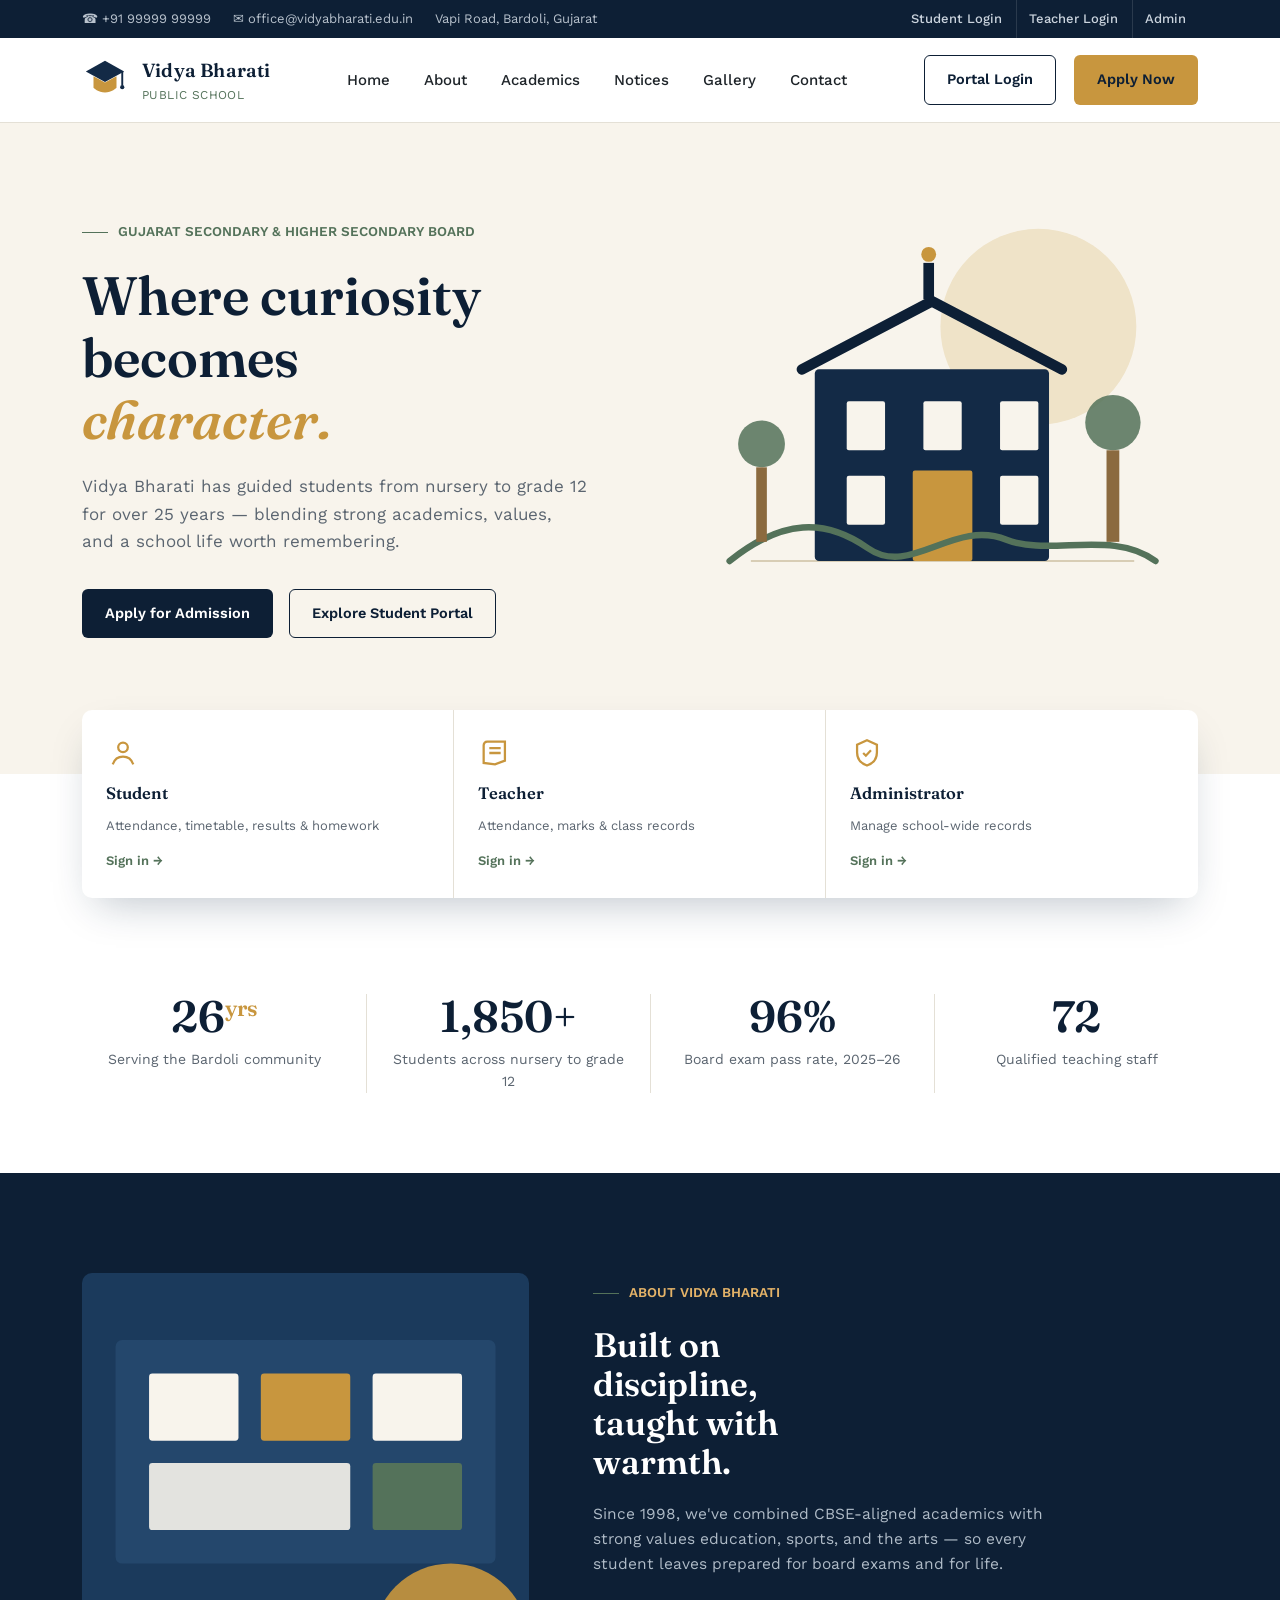
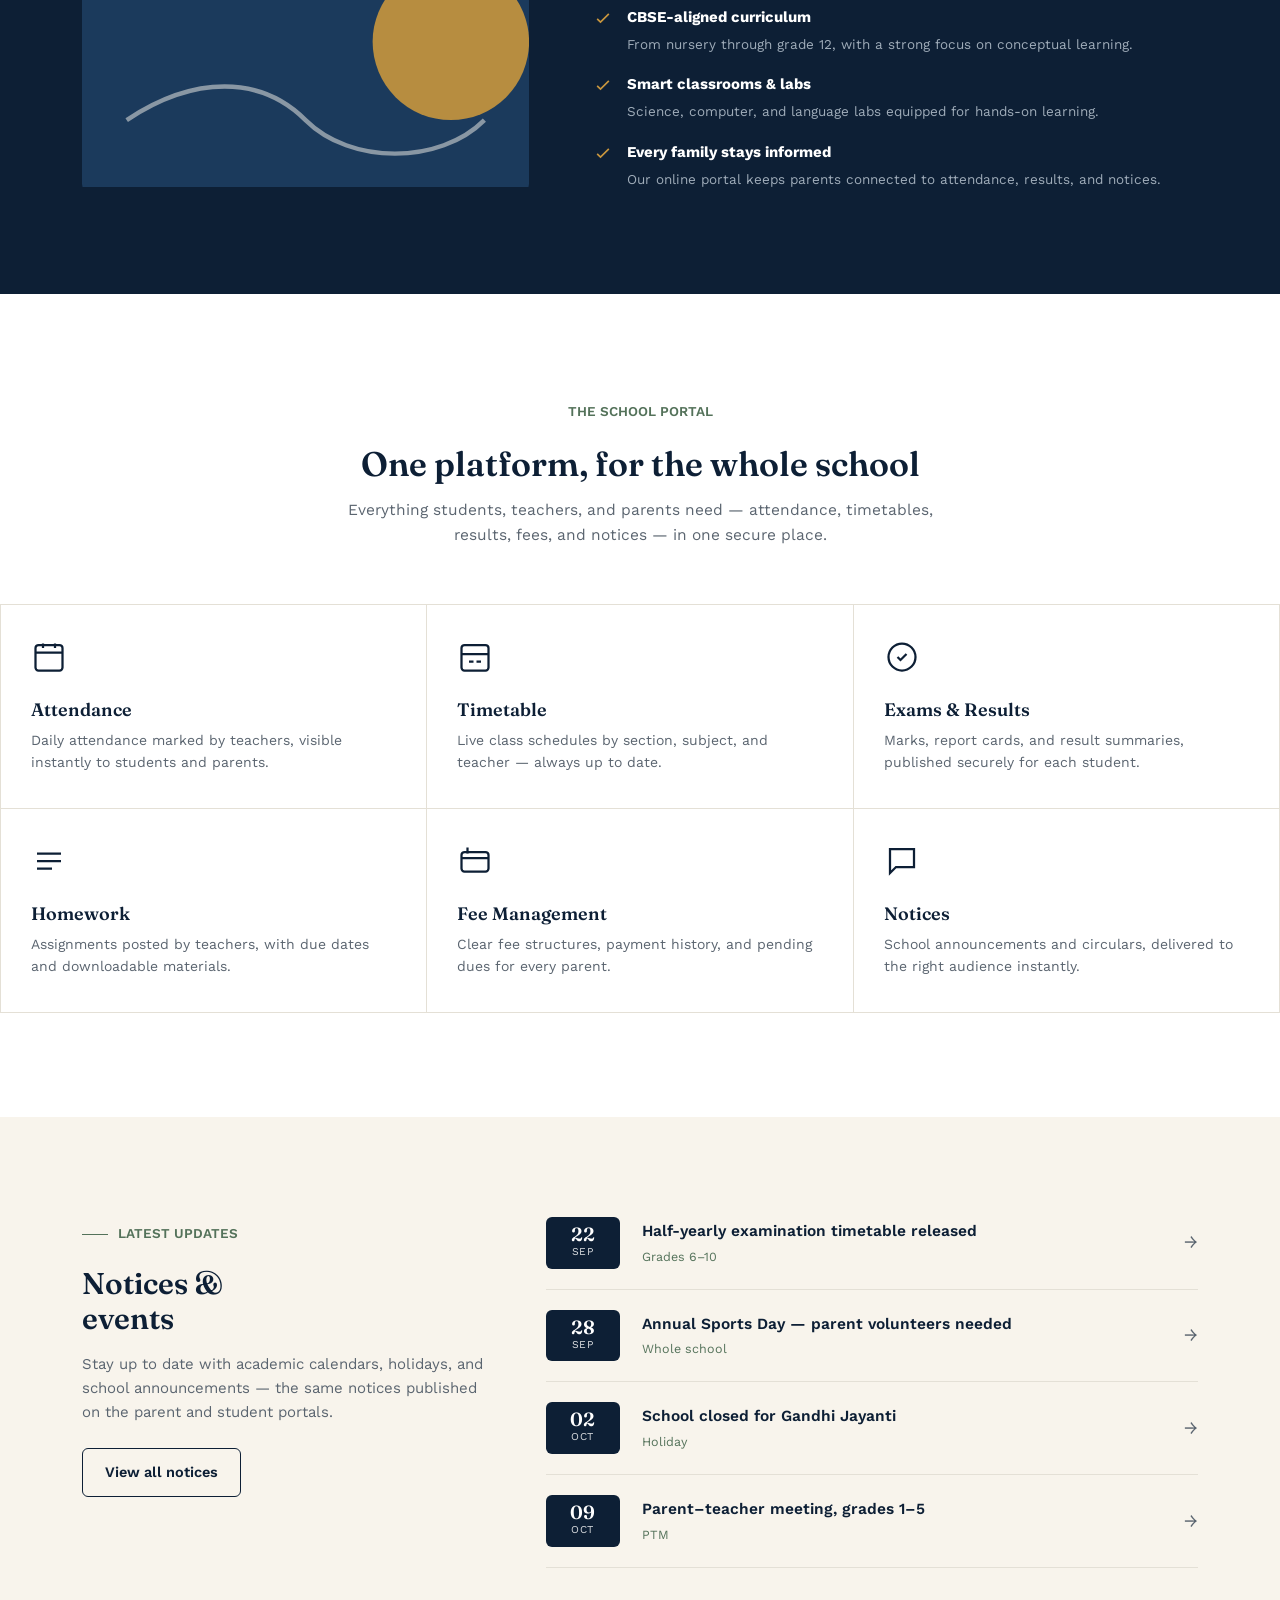
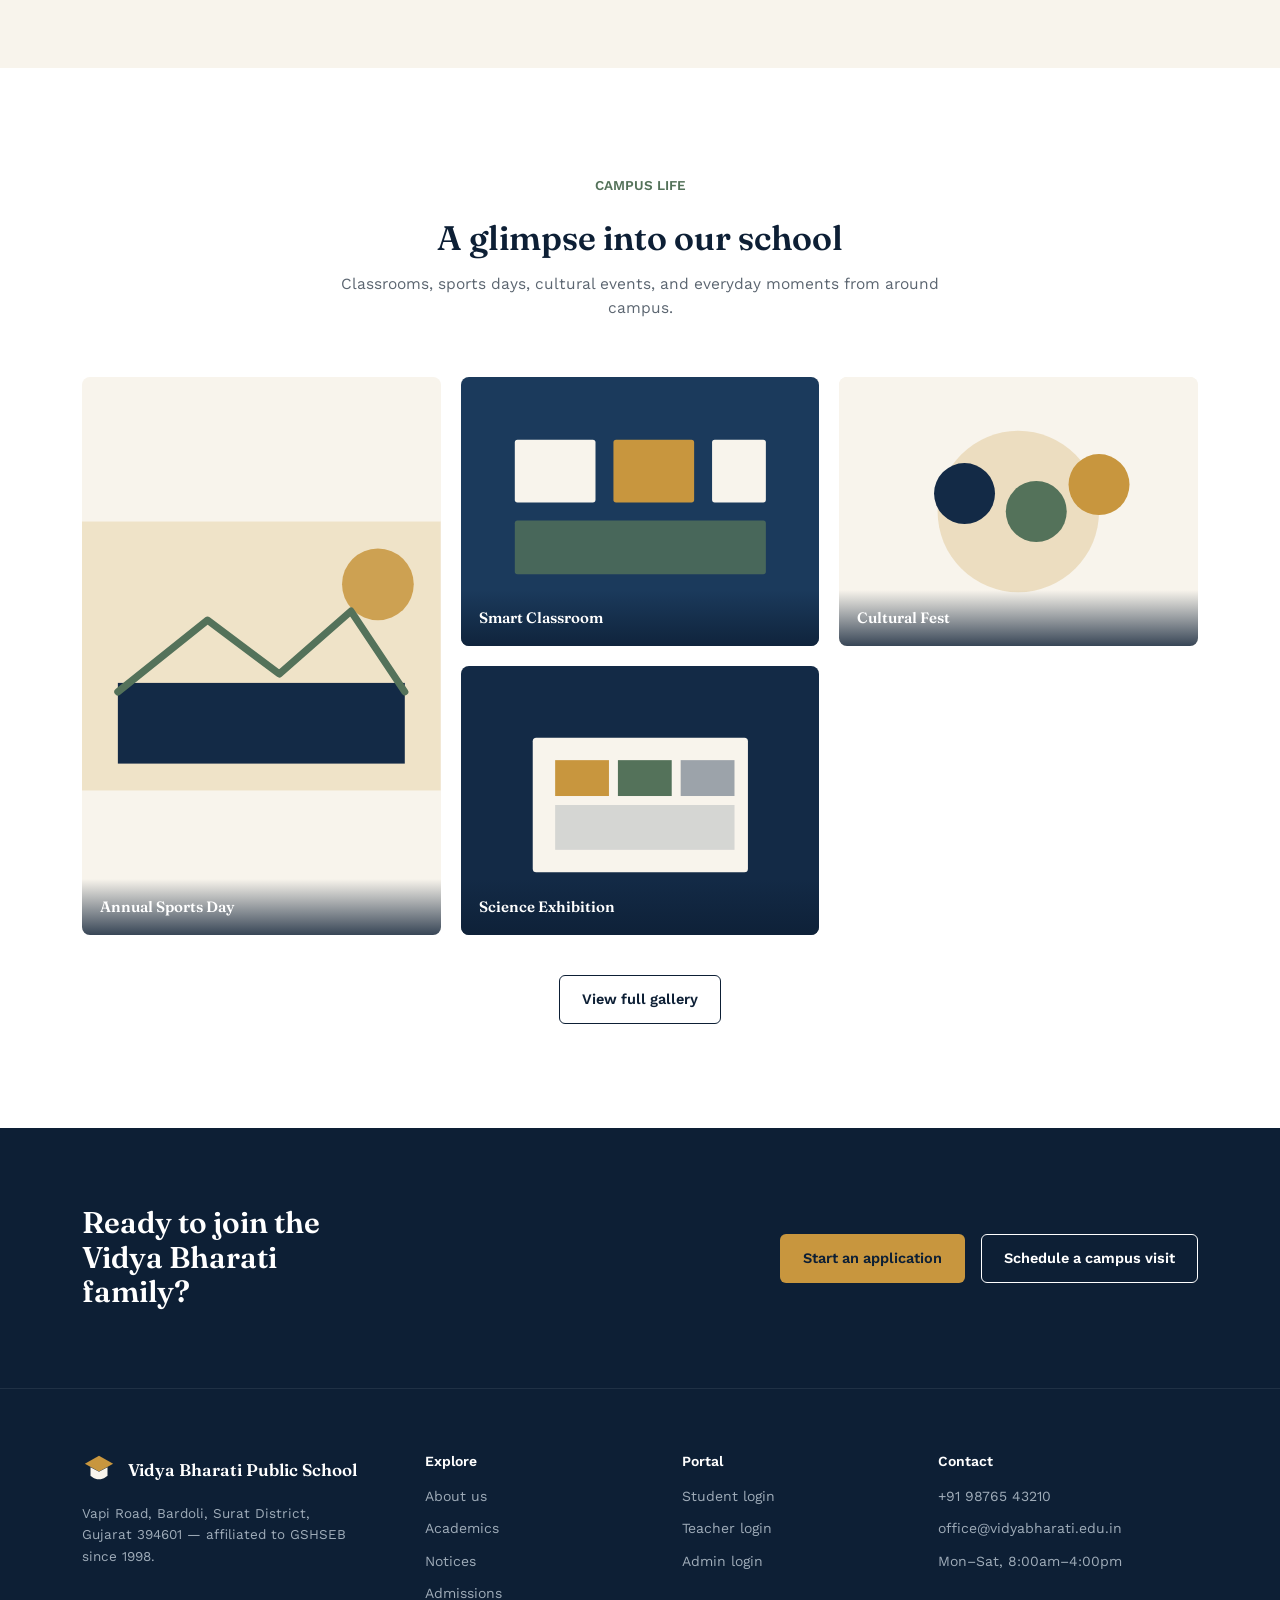
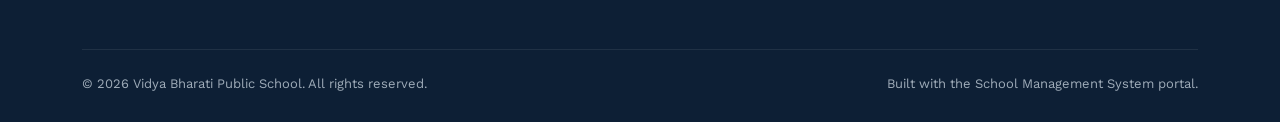
<file: index.html>
<!DOCTYPE html>
<html lang="en">
<head>
<meta charset="UTF-8">
<meta name="viewport" content="width=device-width, initial-scale=1.0">
<title>Vidya Bharati Public School</title>
<link rel="preconnect" href="https://fonts.googleapis.com">
<link rel="preconnect" href="https://fonts.gstatic.com" crossorigin>
<link href="https://fonts.googleapis.com/css2?family=Fraunces:opsz,wght@9..144,400;9..144,500;9..144,600;9..144,700&family=Work+Sans:wght@400;500;600;700&display=swap" rel="stylesheet">
<link rel="stylesheet" href="index.css">
</head>
<body>

  <!-- Utility bar -->
  <div class="utility-bar">
    <div class="wrap">
      <div class="contact-line">
        <span>&#9742; +91 99999 99999</span>
        <span>&#9993; office@vidyabharati.edu.in</span>
        <span>Vapi Road, Bardoli, Gujarat</span>
      </div>
      <div class="portal-links">
        <a href="login.html">Student Login</a>
        <a href="login.html">Teacher Login</a>
        <a href="login.html">Admin</a>
      </div>
    </div>
  </div>

  <!-- Navbar -->
  <header class="navbar">
    <div class="wrap">
      <div class="brand">
        <svg class="brand-mark" viewBox="0 0 48 48" fill="none">
          <path d="M24 4L44 15L24 26L4 15L24 4Z" fill="#132A46"/>
          <path d="M12 20V32C12 32 17 37 24 37C31 37 36 32 36 32V20L24 26.5L12 20Z" fill="#C8963E"/>
          <path d="M42 16V29" stroke="#132A46" stroke-width="2" stroke-linecap="round"/>
          <circle cx="42" cy="31.5" r="2.2" fill="#132A46"/>
        </svg>
        <div class="brand-text">
          <div class="name">Vidya Bharati</div>
          <div class="tagline">PUBLIC SCHOOL </div>
        </div>
      </div>

      <nav class="nav-links" id="navLinks">
        <a href="#home">Home</a>
        <a href="#about">About</a>
        <a href="#academics">Academics</a>
        <a href="#notices">Notices</a>
        <a href="#gallery">Gallery</a>
        <a href="#contact">Contact</a>
        <a href="login.html" class="btn btn-outline nav-drawer-btn">Portal Login</a>
      </nav>

      <div class="nav-cta">
        <a href="login.html" class="btn btn-outline desktop-only">Portal Login</a>
        <a href="#" class="btn btn-gold">Apply Now</a>
        <button class="menu-toggle" id="menuToggle" aria-label="Open menu" aria-expanded="false" aria-controls="navLinks">
          <span></span><span></span><span></span>
        </button>
      </div>
    </div>
  </header>

  <!-- Hero -->
  <section class="hero" id="home">
    <div class="wrap">
      <div>
        <div class="eyebrow">GUJARAT SECONDARY &amp; HIGHER SECONDARY BOARD</div>
        <h1>Where curiosity becomes <em>character.</em></h1>
        <p class="lead">Vidya Bharati has guided students from nursery to grade 12 for over 25 years &mdash; blending strong academics, values, and a school life worth remembering.</p>
        <div class="hero-ctas">
          <a href="#" class="btn btn-primary">Apply for Admission</a>
          <a href="#" class="btn btn-outline">Explore Student Portal</a>
        </div>
      </div>

      <div class="hero-art">
        <svg viewBox="0 0 480 420" fill="none" xmlns="http://www.w3.org/2000/svg">
          <circle cx="330" cy="120" r="92" fill="#EFE3C8"/>
          <path d="M60 340H420" stroke="#D8CDB5" stroke-width="2"/>
          <rect x="120" y="160" width="220" height="180" rx="4" fill="#132A46"/>
          <rect x="150" y="190" width="36" height="46" rx="2" fill="#F8F4EC"/>
          <rect x="222" y="190" width="36" height="46" rx="2" fill="#F8F4EC"/>
          <rect x="294" y="190" width="36" height="46" rx="2" fill="#F8F4EC"/>
          <rect x="150" y="260" width="36" height="46" rx="2" fill="#F8F4EC"/>
          <rect x="294" y="260" width="36" height="46" rx="2" fill="#F8F4EC"/>
          <rect x="212" y="255" width="56" height="85" rx="2" fill="#C8963E"/>
          <path d="M108 160L230 96L352 160" stroke="#0D1F35" stroke-width="10" stroke-linejoin="round" stroke-linecap="round"/>
          <rect x="222" y="60" width="10" height="34" fill="#0D1F35"/>
          <circle cx="227" cy="52" r="7" fill="#C8963E"/>
          <path d="M40 340C90 300 130 300 170 328C210 356 250 300 300 320C340 336 400 310 440 340" stroke="#54725A" stroke-width="6" stroke-linecap="round"/>
          <circle cx="70" cy="230" r="22" fill="#54725A" opacity="0.85"/>
          <rect x="65" y="252" width="10" height="70" fill="#8B6A3F"/>
          <circle cx="400" cy="210" r="26" fill="#54725A" opacity="0.85"/>
          <rect x="394" y="236" width="12" height="86" fill="#8B6A3F"/>
        </svg>
      </div>
    </div>
  </section>

  <!-- Role access strip -->
  <div class="role-strip">
    <div class="role-grid">
      <a class="role-card" href="login.html">
        <svg class="role-icon" viewBox="0 0 24 24" fill="none" stroke="currentColor" stroke-width="1.6"><circle cx="12" cy="8" r="3.4"/><path d="M4.8 20c1.2-3.6 4-5.4 7.2-5.4s6 1.8 7.2 5.4"/></svg>
        <div class="role-title">Student</div>
        <div class="role-sub">Attendance, timetable, results &amp; homework</div>
        <span class="role-go">Sign in &rarr;</span>
      </a>
      <a class="role-card" href="login.html">
        <svg class="role-icon" viewBox="0 0 24 24" fill="none" stroke="currentColor" stroke-width="1.6"><path d="M4 19V6.6C4 5.2 5 4 6.4 4H19v13.4L12 20l-8-1z"/><path d="M8 8.5h8M8 12h8"/></svg>
        <div class="role-title">Teacher</div>
        <div class="role-sub">Attendance, marks &amp; class records</div>
        <span class="role-go">Sign in &rarr;</span>
      </a>
      <a class="role-card" href="login.html">
        <svg class="role-icon" viewBox="0 0 24 24" fill="none" stroke="currentColor" stroke-width="1.6"><path d="M12 3l7 3.2v5.4c0 4.6-3 7.8-7 9.2-4-1.4-7-4.6-7-9.2V6.2L12 3z"/><path d="M9.3 12l1.9 1.9 3.6-3.8"/></svg>
        <div class="role-title">Administrator</div>
        <div class="role-sub">Manage school-wide records</div>
        <span class="role-go">Sign in &rarr;</span>
      </a>
    </div>
  </div>

  <!-- Stats -->
  <section class="stats">
    <div class="wrap">
      <div class="stat-item">
        <div class="stat-num">26<sup>yrs</sup></div>
        <div class="stat-label">Serving the Bardoli community</div>
      </div>
      <div class="stat-item">
        <div class="stat-num">1,850+</div>
        <div class="stat-label">Students across nursery to grade 12</div>
      </div>
      <div class="stat-item">
        <div class="stat-num">96%</div>
        <div class="stat-label">Board exam pass rate, 2025&ndash;26</div>
      </div>
      <div class="stat-item">
        <div class="stat-num">72</div>
        <div class="stat-label">Qualified teaching staff</div>
      </div>
    </div>
  </section>

  <!-- About -->
  <section class="about" id="about">
    <div class="wrap">
      <div class="about-art">
        <svg viewBox="0 0 400 460" width="100%" xmlns="http://www.w3.org/2000/svg">
          <rect width="400" height="460" fill="#1B3A5C"/>
          <rect x="30" y="60" width="340" height="200" rx="6" fill="#24476C"/>
          <rect x="60" y="90" width="80" height="60" rx="3" fill="#F8F4EC"/>
          <rect x="160" y="90" width="80" height="60" rx="3" fill="#C8963E"/>
          <rect x="260" y="90" width="80" height="60" rx="3" fill="#F8F4EC"/>
          <rect x="60" y="170" width="180" height="60" rx="3" fill="#F8F4EC" opacity="0.9"/>
          <rect x="260" y="170" width="80" height="60" rx="3" fill="#54725A"/>
          <circle cx="330" cy="330" r="70" fill="#C8963E" opacity="0.9"/>
          <path d="M40 400c60-40 120-40 160 0s120 40 160 0" stroke="#F8F4EC" stroke-width="4" fill="none" opacity="0.5"/>
        </svg>
      </div>
      <div>
        <div class="eyebrow" style="color:var(--gold-light)">ABOUT VIDYA BHARATI</div>
        <h2>Built on discipline, taught with warmth.</h2>
        <p>Since 1998, we've combined CBSE-aligned academics with strong values education, sports, and the arts &mdash; so every student leaves prepared for board exams and for life.</p>
        <div class="about-points">
          <div class="about-point">
            <svg viewBox="0 0 24 24" fill="none" stroke="currentColor" stroke-width="2"><path d="M5 13l4 4L19 7"/></svg>
            <div><strong>CBSE-aligned curriculum</strong><span>From nursery through grade 12, with a strong focus on conceptual learning.</span></div>
          </div>
          <div class="about-point">
            <svg viewBox="0 0 24 24" fill="none" stroke="currentColor" stroke-width="2"><path d="M5 13l4 4L19 7"/></svg>
            <div><strong>Smart classrooms &amp; labs</strong><span>Science, computer, and language labs equipped for hands-on learning.</span></div>
          </div>
          <div class="about-point">
            <svg viewBox="0 0 24 24" fill="none" stroke="currentColor" stroke-width="2"><path d="M5 13l4 4L19 7"/></svg>
            <div><strong>Every family stays informed</strong><span>Our online portal keeps parents connected to attendance, results, and notices.</span></div>
          </div>
        </div>
      </div>
    </div>
  </section>

  <!-- Features / Portal offerings -->
  <section class="features" id="academics">
    <div class="section-head">
      <div class="eyebrow">THE SCHOOL PORTAL</div>
      <h2>One platform, for the whole school</h2>
      <p>Everything students, teachers, and parents need &mdash; attendance, timetables, results, fees, and notices &mdash; in one secure place.</p>
    </div>
    <div class="feature-grid">
      <div class="feature-card">
        <svg class="f-icon" viewBox="0 0 24 24" fill="none" stroke="currentColor" stroke-width="1.5"><rect x="3" y="4" width="18" height="17" rx="2"/><path d="M3 9h18M8 3v3M16 3v3"/></svg>
        <h3>Attendance</h3>
        <p>Daily attendance marked by teachers, visible instantly to students and parents.</p>
      </div>
      <div class="feature-card">
        <svg class="f-icon" viewBox="0 0 24 24" fill="none" stroke="currentColor" stroke-width="1.5"><rect x="3" y="4" width="18" height="17" rx="2"/><path d="M3 10h18M8 15h3M13 15h3"/></svg>
        <h3>Timetable</h3>
        <p>Live class schedules by section, subject, and teacher &mdash; always up to date.</p>
      </div>
      <div class="feature-card">
        <svg class="f-icon" viewBox="0 0 24 24" fill="none" stroke="currentColor" stroke-width="1.5"><path d="M9 12l2 2 4-4"/><circle cx="12" cy="12" r="9"/></svg>
        <h3>Exams &amp; Results</h3>
        <p>Marks, report cards, and result summaries, published securely for each student.</p>
      </div>
      <div class="feature-card">
        <svg class="f-icon" viewBox="0 0 24 24" fill="none" stroke="currentColor" stroke-width="1.5"><path d="M4 7h16M4 12h16M4 17h10"/></svg>
        <h3>Homework</h3>
        <p>Assignments posted by teachers, with due dates and downloadable materials.</p>
      </div>
      <div class="feature-card">
        <svg class="f-icon" viewBox="0 0 24 24" fill="none" stroke="currentColor" stroke-width="1.5"><rect x="3" y="6" width="18" height="13" rx="2"/><path d="M3 10h18M7 3v4"/></svg>
        <h3>Fee Management</h3>
        <p>Clear fee structures, payment history, and pending dues for every parent.</p>
      </div>
      <div class="feature-card">
        <svg class="f-icon" viewBox="0 0 24 24" fill="none" stroke="currentColor" stroke-width="1.5"><path d="M4 4h16v12H8l-4 4V4z"/></svg>
        <h3>Notices</h3>
        <p>School announcements and circulars, delivered to the right audience instantly.</p>
      </div>
    </div>
  </section>

  <!-- Notices -->
  <section class="notices" id="notices">
    <div class="wrap notice-layout">
      <div>
        <div class="eyebrow">LATEST UPDATES</div>
        <h2>Notices &amp; events</h2>
        <p>Stay up to date with academic calendars, holidays, and school announcements &mdash; the same notices published on the parent and student portals.</p>
        <a href="#" class="btn btn-outline">View all notices</a>
      </div>
      <div class="notice-list">
        <div class="notice-row">
          <div class="notice-date"><div class="d">22</div><div class="m">SEP</div></div>
          <div><div class="notice-title">Half-yearly examination timetable released</div><div class="notice-tag">Grades 6&ndash;10</div></div>
          <div class="notice-arrow">&rarr;</div>
        </div>
        <div class="notice-row">
          <div class="notice-date"><div class="d">28</div><div class="m">SEP</div></div>
          <div><div class="notice-title">Annual Sports Day &mdash; parent volunteers needed</div><div class="notice-tag">Whole school</div></div>
          <div class="notice-arrow">&rarr;</div>
        </div>
        <div class="notice-row">
          <div class="notice-date"><div class="d">02</div><div class="m">OCT</div></div>
          <div><div class="notice-title">School closed for Gandhi Jayanti</div><div class="notice-tag">Holiday</div></div>
          <div class="notice-arrow">&rarr;</div>
        </div>
        <div class="notice-row">
          <div class="notice-date"><div class="d">09</div><div class="m">OCT</div></div>
          <div><div class="notice-title">Parent&ndash;teacher meeting, grades 1&ndash;5</div><div class="notice-tag">PTM</div></div>
          <div class="notice-arrow">&rarr;</div>
        </div>
      </div>
    </div>
  </section>
  <!-- Gallery -->
  <section class="gallery" id="gallery">
    <div class="section-head">
      <div class="eyebrow">CAMPUS LIFE</div>
      <h2>A glimpse into our school</h2>
      <p>Classrooms, sports days, cultural events, and everyday moments from around campus.</p>
    </div>
    <div class="gallery-grid">
      <div class="gallery-item large">
        <svg viewBox="0 0 400 300" xmlns="http://www.w3.org/2000/svg">
          <rect width="400" height="300" fill="#EFE3C8"/>
          <rect x="40" y="180" width="320" height="90" fill="#132A46"/>
          <circle cx="330" cy="70" r="40" fill="#C8963E" opacity="0.85"/>
          <path d="M40 190L140 110L220 170L300 100L360 190" stroke="#54725A" stroke-width="8" fill="none" stroke-linecap="round" stroke-linejoin="round"/>
        </svg>
        <div class="gallery-caption">Annual Sports Day</div>
      </div>
      <div class="gallery-item">
        <svg viewBox="0 0 400 300" xmlns="http://www.w3.org/2000/svg">
          <rect width="400" height="300" fill="#1B3A5C"/>
          <rect x="60" y="70" width="90" height="70" rx="3" fill="#F8F4EC"/>
          <rect x="170" y="70" width="90" height="70" rx="3" fill="#C8963E"/>
          <rect x="280" y="70" width="60" height="70" rx="3" fill="#F8F4EC"/>
          <rect x="60" y="160" width="280" height="60" rx="3" fill="#54725A" opacity="0.8"/>
        </svg>
        <div class="gallery-caption">Smart Classroom</div>
      </div>
      <div class="gallery-item">
        <svg viewBox="0 0 400 300" xmlns="http://www.w3.org/2000/svg">
          <rect width="400" height="300" fill="#F8F4EC"/>
          <circle cx="200" cy="150" r="90" fill="#C8963E" opacity="0.25"/>
          <circle cx="140" cy="130" r="34" fill="#132A46"/>
          <circle cx="220" cy="150" r="34" fill="#54725A"/>
          <circle cx="290" cy="120" r="34" fill="#C8963E"/>
        </svg>
        <div class="gallery-caption">Cultural Fest</div>
      </div>
      <div class="gallery-item">
        <svg viewBox="0 0 400 300" xmlns="http://www.w3.org/2000/svg">
          <rect width="400" height="300" fill="#132A46"/>
          <rect x="80" y="80" width="240" height="150" rx="4" fill="#F8F4EC"/>
          <rect x="105" y="105" width="60" height="40" fill="#C8963E"/>
          <rect x="175" y="105" width="60" height="40" fill="#54725A"/>
          <rect x="245" y="105" width="60" height="40" fill="#132A46" opacity="0.4"/>
          <rect x="105" y="155" width="200" height="50" fill="#132A46" opacity="0.15"/>
        </svg>
        <div class="gallery-caption">Science Exhibition</div>
      </div>
    </div>
    <div class="gallery-cta">
      <a href="#" class="btn btn-outline">View full gallery</a>
    </div>
  </section>
  <!-- CTA -->
  <section class="cta-band" id="contact">
    <div class="wrap">
      <h2>Ready to join the Vidya Bharati family?</h2>
      <div class="cta-actions">
        <a href="#" class="btn btn-gold">Start an application</a>
        <a href="#" class="btn btn-outline" style="border-color:#fff; color:#fff;">Schedule a campus visit</a>
      </div>
    </div>
  </section>

  <!-- Footer -->
  <footer>
    <div class="wrap">
      <div class="footer-grid">
        <div>
          <div class="footer-brand">
            <svg width="34" height="34" viewBox="0 0 48 48" fill="none">
              <path d="M24 4L44 15L24 26L4 15L24 4Z" fill="#C8963E"/>
              <path d="M12 20V32C12 32 17 37 24 37C31 37 36 32 36 32V20L24 26.5L12 20Z" fill="#F8F4EC"/>
            </svg>
            <span class="name">Vidya Bharati Public School</span>
          </div>
          <p style="max-width:34ch; font-size:13.5px;">Vapi Road, Bardoli, Surat District, Gujarat 394601 &mdash; affiliated to GSHSEB since 1998.</p>
        </div>
        <div class="footer-col">
          <h4>Explore</h4>
          <ul>
            <li><a href="#about">About us</a></li>
            <li><a href="#academics">Academics</a></li>
            <li><a href="#notices">Notices</a></li>
            <li><a href="#">Admissions</a></li>
          </ul>
        </div>
        <div class="footer-col">
          <h4>Portal</h4>
          <ul>
            <li><a href="login.html">Student login</a></li>
            <li><a href="login.html">Teacher login</a></li>
            <li><a href="login.html">Admin login</a></li>
          </ul>
        </div>
        <div class="footer-col">
          <h4>Contact</h4>
          <ul>
            <li>+91 98765 43210</li>
            <li>office@vidyabharati.edu.in</li>
            <li>Mon&ndash;Sat, 8:00am&ndash;4:00pm</li>
          </ul>
        </div>
      </div>
      <div class="footer-bottom">
        <span>&copy; 2026 Vidya Bharati Public School. All rights reserved.</span>
        <span>Built with the School Management System portal.</span>
      </div>
    </div>
  </footer>

<script src="index.js"></script>
</body>
</html>
</file>
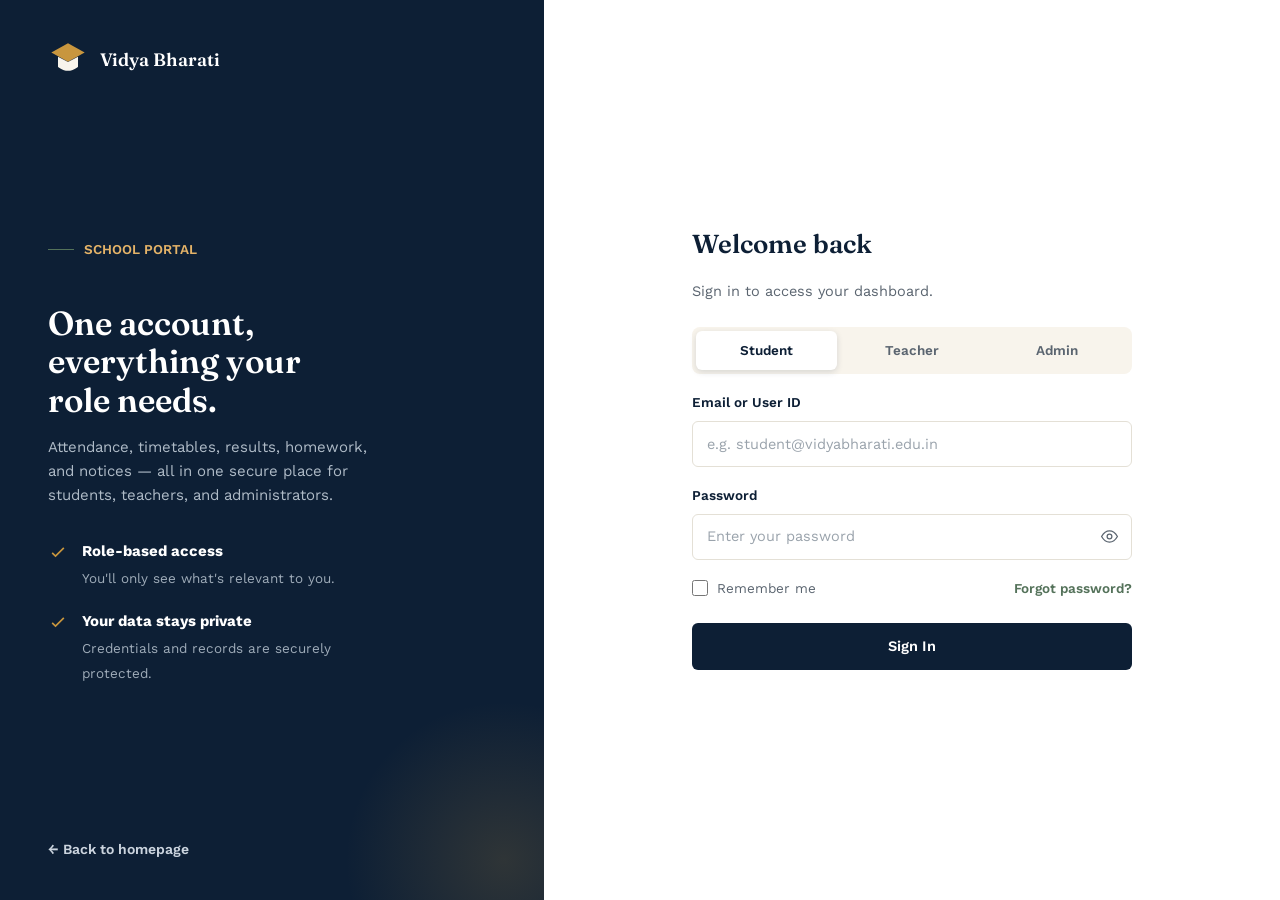
<file: login.html>
<!DOCTYPE html>
<html lang="en">
<head>
<meta charset="UTF-8">
<meta name="viewport" content="width=device-width, initial-scale=1.0">
<title>Sign In &mdash; Vidya Bharati Public School</title>
<link rel="preconnect" href="https://fonts.googleapis.com">
<link rel="preconnect" href="https://fonts.gstatic.com" crossorigin>
<link href="https://fonts.googleapis.com/css2?family=Fraunces:opsz,wght@9..144,400;9..144,500;9..144,600;9..144,700&family=Work+Sans:wght@400;500;600;700&display=swap" rel="stylesheet">
<link rel="stylesheet" href="login.css">
</head>
<body class="auth-body">

  <div class="auth-page">

    <!-- Left brand panel -->
    <div class="auth-side">
      <a href="index.html" class="auth-brand">
        <svg width="40" height="40" viewBox="0 0 48 48" fill="none">
          <path d="M24 4L44 15L24 26L4 15L24 4Z" fill="#C8963E"/>
          <path d="M12 20V32C12 32 17 37 24 37C31 37 36 32 36 32V20L24 26.5L12 20Z" fill="#F8F4EC"/>
        </svg>
        <span>Vidya Bharati</span>
      </a>

      <div class="auth-side-content">
        <div class="eyebrow" style="color:var(--gold-light)">SCHOOL PORTAL</div>
        <h1>One account, everything your role needs.</h1>
        <p>Attendance, timetables, results, homework, and notices &mdash; all in one secure place for students, teachers, and administrators.</p>

        <div class="auth-side-points">
          <div class="about-point">
            <svg viewBox="0 0 24 24" fill="none" stroke="currentColor" stroke-width="2"><path d="M5 13l4 4L19 7"/></svg>
            <div><strong>Role-based access</strong><span>You'll only see what's relevant to you.</span></div>
          </div>
          <div class="about-point">
            <svg viewBox="0 0 24 24" fill="none" stroke="currentColor" stroke-width="2"><path d="M5 13l4 4L19 7"/></svg>
            <div><strong>Your data stays private</strong><span>Credentials and records are securely protected.</span></div>
          </div>
        </div>
      </div>

      <a href="index.html" class="auth-back">&larr; Back to homepage</a>
    </div>

    <!-- Right form panel -->
    <div class="auth-main">
      <div class="auth-card">

        <!-- LOGIN FORM -->
        <form class="auth-form active" id="loginForm" action="backend/login_process.php" method="POST">
          <h2>Welcome back</h2>
          <p class="auth-sub">Sign in to access your dashboard.</p>

          <div class="role-select" role="group" aria-label="Select your role">
            <input type="radio" name="role" value="student" id="loginRoleStudent" checked>
            <label for="loginRoleStudent">Student</label>
            <input type="radio" name="role" value="teacher" id="loginRoleTeacher">
            <label for="loginRoleTeacher">Teacher</label>
            <input type="radio" name="role" value="admin" id="loginRoleAdmin">
            <label for="loginRoleAdmin">Admin</label>
          </div>

          <div class="field">
            <label for="loginId">Email or User ID</label>
           <input type="text" id="loginId" name="email" placeholder="e.g. student@vidyabharati.edu.in" required>
          </div>

          <div class="field">
            <label for="loginPassword">Password</label>
            <div class="password-wrap">
              <input type="password" id="loginPassword" name="password" placeholder="Enter your password" required>
              <button type="button" class="pw-toggle" data-target="loginPassword" aria-label="Show password">
                <svg viewBox="0 0 24 24" fill="none" stroke="currentColor" stroke-width="1.6"><path d="M2 12s4-7 10-7 10 7 10 7-4 7-10 7-10-7-10-7z"/><circle cx="12" cy="12" r="3"/></svg>
              </button>
            </div>
          </div>

          <div class="field-row">
            <label class="checkbox">
              <input type="checkbox" id="remember">
              <span>Remember me</span>
            </label>
            <a href="#" class="link-muted">Forgot password?</a>
          </div>

          <button type="submit" class="btn btn-primary auth-submit">Sign In</button>
        </form>

      </div>
    </div>
  </div>

<script src="login.js"></script>
</body>
</html>
</file>
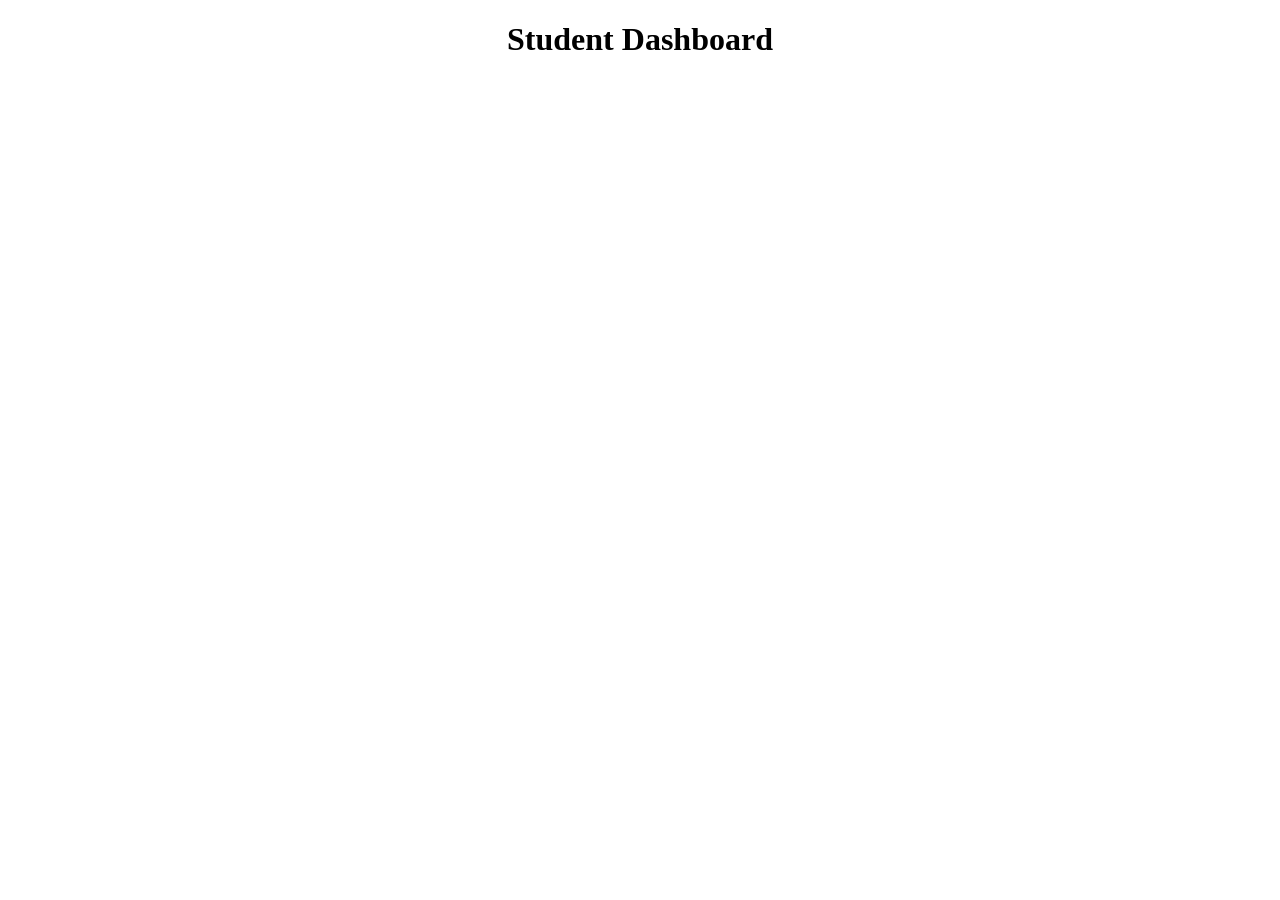
<file: student-dashboard.html>
<!DOCTYPE html>
<html lang="en">
<head>
    <meta charset="UTF-8">
    <meta name="viewport" content="width=device-width, initial-scale=1.0">
    <title>Document</title>
</head>
<body>
    <center><h1>Student Dashboard</h1></center>
</body>
</html>
</file>
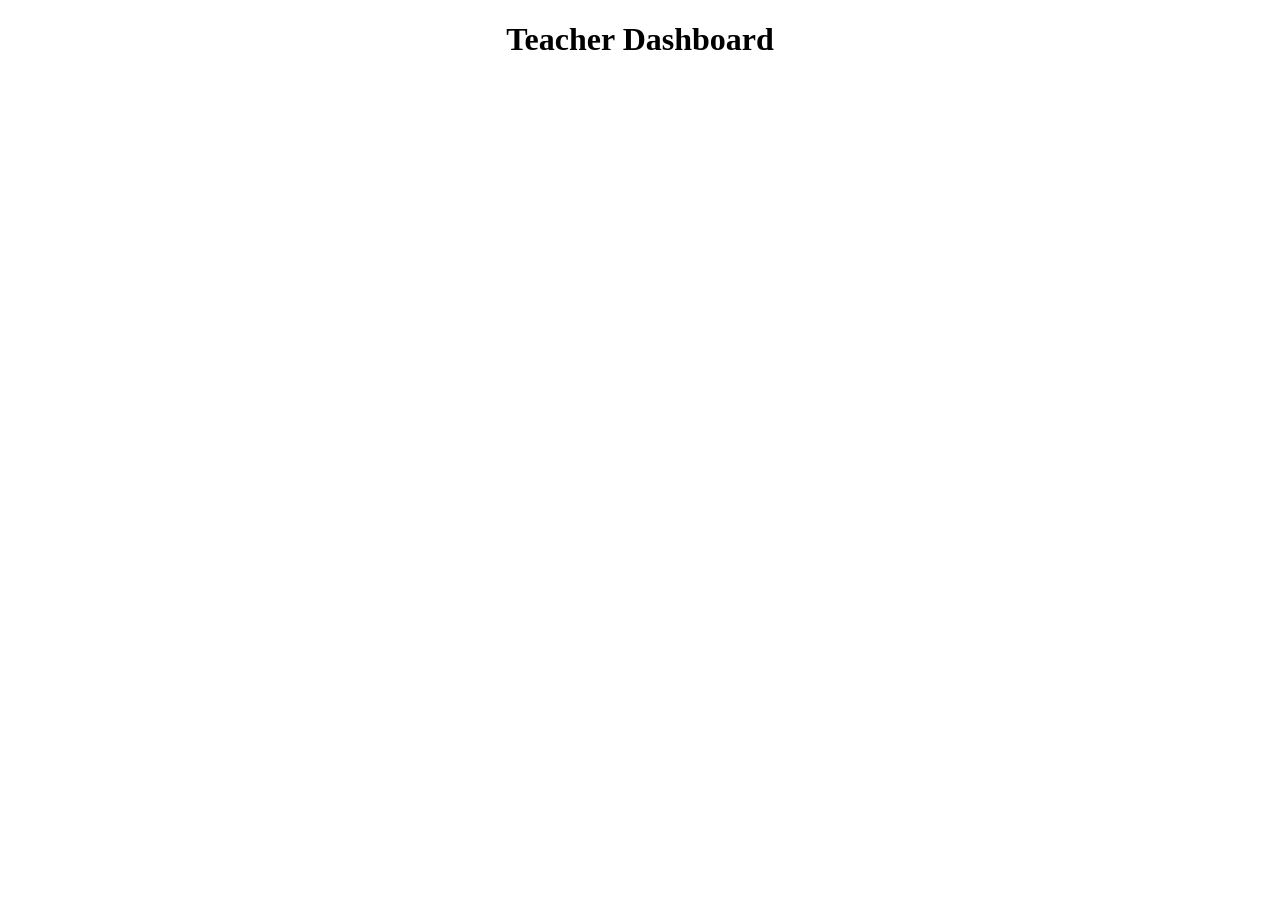
<file: teacher-dashboard.html>
<!DOCTYPE html>
<html lang="en">
<head>
    <meta charset="UTF-8">
    <meta name="viewport" content="width=device-width, initial-scale=1.0">
    <title>Document</title>
</head>
<body>
    <center><h1>Teacher Dashboard</h1></center>
</body>
</html>
</file>
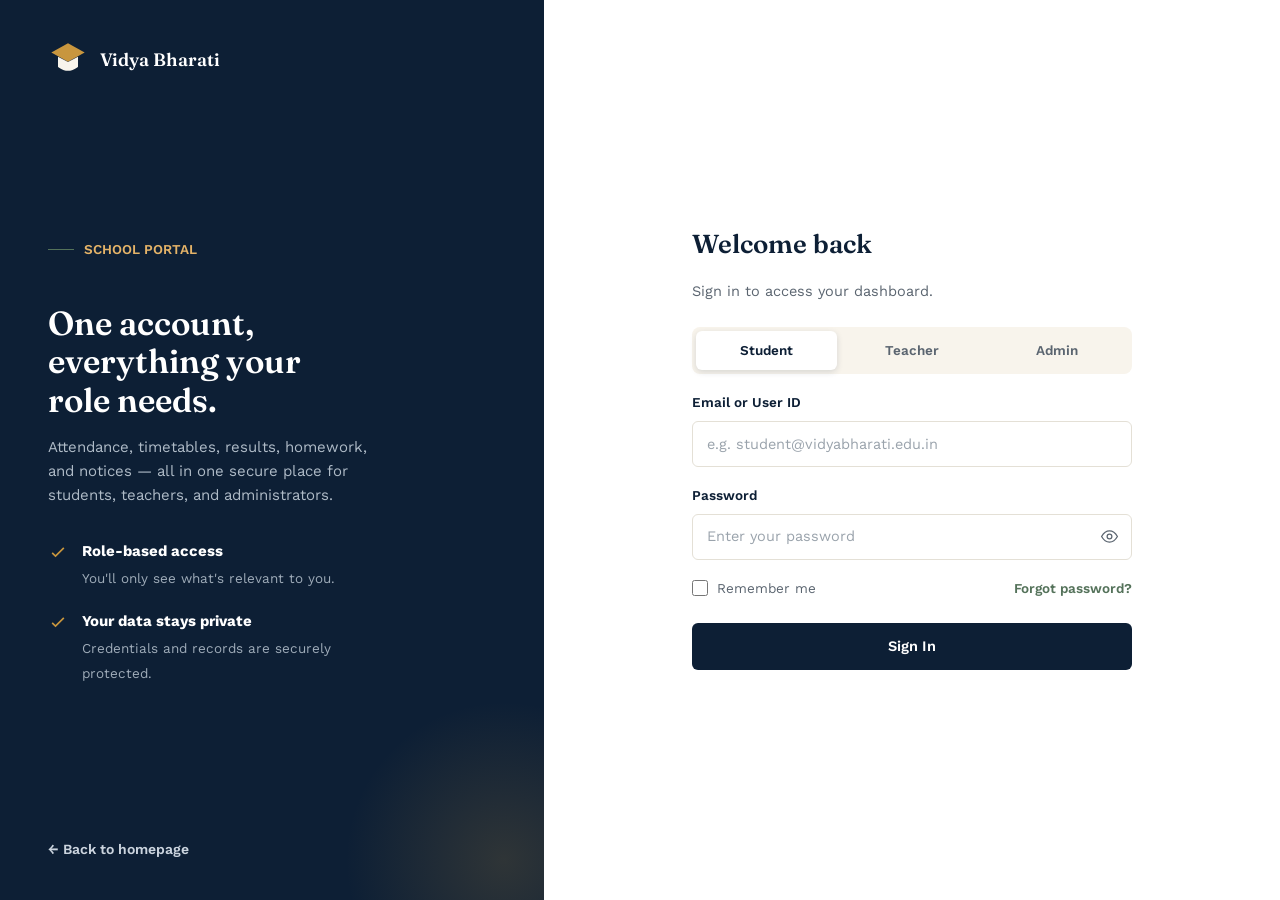
<file: frontend/login.html>
<!DOCTYPE html>
<html lang="en">
<head>
<meta charset="UTF-8">
<meta name="viewport" content="width=device-width, initial-scale=1.0">
<title>Sign In &mdash; Vidya Bharati Public School</title>
<link rel="preconnect" href="https://fonts.googleapis.com">
<link rel="preconnect" href="https://fonts.gstatic.com" crossorigin>
<link href="https://fonts.googleapis.com/css2?family=Fraunces:opsz,wght@9..144,400;9..144,500;9..144,600;9..144,700&family=Work+Sans:wght@400;500;600;700&display=swap" rel="stylesheet">
<link rel="stylesheet" href="login.css">
</head>
<body class="auth-body">

  <div class="auth-page">

    <!-- Left brand panel -->
    <div class="auth-side">
      <a href="index.html" class="auth-brand">
        <svg width="40" height="40" viewBox="0 0 48 48" fill="none">
          <path d="M24 4L44 15L24 26L4 15L24 4Z" fill="#C8963E"/>
          <path d="M12 20V32C12 32 17 37 24 37C31 37 36 32 36 32V20L24 26.5L12 20Z" fill="#F8F4EC"/>
        </svg>
        <span>Vidya Bharati</span>
      </a>

      <div class="auth-side-content">
        <div class="eyebrow" style="color:var(--gold-light)">SCHOOL PORTAL</div>
        <h1>One account, everything your role needs.</h1>
        <p>Attendance, timetables, results, homework, and notices &mdash; all in one secure place for students, teachers, and administrators.</p>

        <div class="auth-side-points">
          <div class="about-point">
            <svg viewBox="0 0 24 24" fill="none" stroke="currentColor" stroke-width="2"><path d="M5 13l4 4L19 7"/></svg>
            <div><strong>Role-based access</strong><span>You'll only see what's relevant to you.</span></div>
          </div>
          <div class="about-point">
            <svg viewBox="0 0 24 24" fill="none" stroke="currentColor" stroke-width="2"><path d="M5 13l4 4L19 7"/></svg>
            <div><strong>Your data stays private</strong><span>Credentials and records are securely protected.</span></div>
          </div>
        </div>
      </div>

      <a href="index.html" class="auth-back">&larr; Back to homepage</a>
    </div>

    <!-- Right form panel -->
    <div class="auth-main">
      <div class="auth-card">

        <!-- LOGIN FORM -->
        <form class="auth-form active" id="loginForm" action="../backend/login_process.php" method="POST">
          <h2>Welcome back</h2>
          <p class="auth-sub">Sign in to access your dashboard.</p>

          <div class="role-select" role="group" aria-label="Select your role">
            <input type="radio" name="role" value="student" id="loginRoleStudent" checked>
            <label for="loginRoleStudent">Student</label>
            <input type="radio" name="role" value="teacher" id="loginRoleTeacher">
            <label for="loginRoleTeacher">Teacher</label>
            <input type="radio" name="role" value="admin" id="loginRoleAdmin">
            <label for="loginRoleAdmin">Admin</label>
          </div>

          <div class="field">
            <label for="loginId">Email or User ID</label>
           <input type="text" id="loginId" name="email" placeholder="e.g. student@vidyabharati.edu.in" required>
          </div>

          <div class="field">
            <label for="loginPassword">Password</label>
            <div class="password-wrap">
              <input type="password" id="loginPassword" name="password" placeholder="Enter your password" required>
              <button type="button" class="pw-toggle" data-target="loginPassword" aria-label="Show password">
                <svg viewBox="0 0 24 24" fill="none" stroke="currentColor" stroke-width="1.6"><path d="M2 12s4-7 10-7 10 7 10 7-4 7-10 7-10-7-10-7z"/><circle cx="12" cy="12" r="3"/></svg>
              </button>
            </div>
          </div>

          <div class="field-row">
            <label class="checkbox">
              <input type="checkbox" id="remember">
              <span>Remember me</span>
            </label>
            <a href="#" class="link-muted">Forgot password?</a>
          </div>

          <button type="submit" class="btn btn-primary auth-submit">Sign In</button>
        </form>

      </div>
    </div>
  </div>

<script src="login.js"></script>
</body>
</html>
</file>
<file: index.css>
:root{
    --navy:#132A46;
    --navy-deep:#0D1F35;
    --gold:#C8963E;
    --gold-light:#E4B368;
    --sage:#54725A;
    --paper:#FFFFFF;
    --cream:#F8F4EC;
    --ink:#1E2429;
    --ink-soft:#5B6570;
    --line:#E4E0D6;
    --radius:6px;
    --maxw:1180px;
  }

  *{margin:0;padding:0;box-sizing:border-box;}
  html{scroll-behavior:smooth;}
  body{
    font-family:'Work Sans', sans-serif;
    color:var(--ink);
    background:var(--paper);
    line-height:1.6;
    -webkit-font-smoothing:antialiased;
  }
  h1,h2,h3,h4{
    font-family:'Fraunces', serif;
    font-weight:600;
    line-height:1.15;
    color:var(--navy-deep);
  }
  a{color:inherit; text-decoration:none;}
  img{max-width:100%; display:block;}
  .wrap{max-width:var(--maxw); margin:0 auto; padding:0 32px;}
  ul{list-style:none;}
  button{font-family:inherit; cursor:pointer;}

  /* -------- focus visibility -------- */
  a:focus-visible, button:focus-visible{
    outline:2px solid var(--gold);
    outline-offset:3px;
  }

  /* -------- buttons (shared component) -------- */
  .btn{
    display:inline-flex;
    align-items:center;
    gap:8px;
    padding:12px 22px;
    border-radius:var(--radius);
    font-size:14.5px;
    font-weight:600;
    border:1.5px solid transparent;
    transition:transform .15s ease, background .15s ease, border-color .15s ease;
    white-space:nowrap;
  }
  .btn-primary{
    background:var(--navy-deep);
    color:#fff;
  }
  .btn-primary:hover{background:var(--navy); transform:translateY(-1px);}
  .btn-gold{
    background:var(--gold);
    color:var(--navy-deep);
  }
  .btn-gold:hover{background:var(--gold-light); transform:translateY(-1px);}
  .btn-outline{
    border-color:var(--navy-deep);
    color:var(--navy-deep);
    background:transparent;
  }
  .btn-outline:hover{background:var(--navy-deep); color:#fff;}

  /* -------- utility bar -------- */
  .utility-bar{
    background:var(--navy-deep);
    color:#CBD4DE;
    font-size:13px;
  }
  .utility-bar .wrap{
    display:flex;
    justify-content:space-between;
    align-items:center;
    height:38px;
  }
  .utility-bar .contact-line{display:flex; gap:22px;}
  .utility-bar .contact-line span{opacity:.9;}
  .utility-bar .portal-links{display:flex; gap:2px;}
  .utility-bar .portal-links a{
    padding:9px 12px;
    color:#CBD4DE;
    border-left:1px solid rgba(255,255,255,.12);
    font-weight:500;
    transition:color .15s ease;
  }
  .utility-bar .portal-links a:first-child{border-left:none;}
  .utility-bar .portal-links a:hover{color:var(--gold-light);}

  /* -------- main nav -------- */
  .navbar{
    background:var(--paper);
    border-bottom:1px solid var(--line);
    position:sticky; top:0; z-index:50;
  }
  .navbar .wrap{
    display:flex;
    align-items:center;
    justify-content:space-between;
    height:84px;
  }
  .brand{display:flex; align-items:center; gap:14px;}
  .brand-mark{
    width:46px; height:46px; flex-shrink:0;
  }
  .brand-text .name{
    font-family:'Fraunces', serif;
    font-size:19px;
    font-weight:600;
    color:var(--navy-deep);
    letter-spacing:.2px;
  }
  .brand-text .tagline{
    font-size:12px;
    color:var(--sage);
    letter-spacing:.4px;
  }
  .nav-links{
    display:flex;
    gap:34px;
    font-size:15px;
    font-weight:500;
  }
  .nav-links a{
    color:var(--ink);
    position:relative;
    padding:4px 0;
    transition:color .15s ease;
  }
  .nav-links a::after{
    content:"";
    position:absolute; left:0; bottom:-2px;
    width:0; height:2px;
    background:var(--gold);
    transition:width .2s ease;
  }
  .nav-links a:hover{color:var(--navy-deep);}
  .nav-links a:hover::after{width:100%;}

  .nav-cta{
    display:flex; align-items:center; gap:18px;
  }

  .menu-toggle{
    display:none;
    background:none; border:none;
    width:32px; height:24px;
    position:relative;
    flex-shrink:0;
  }
  .menu-toggle span{
    position:absolute; left:0; right:0; height:2px;
    background:var(--navy-deep); transition:transform .2s ease, opacity .2s ease, top .2s ease;
  }
  .menu-toggle span:nth-child(1){top:0;}
  .menu-toggle span:nth-child(2){top:11px;}
  .menu-toggle span:nth-child(3){top:22px;}
  .menu-toggle.active span:nth-child(1){top:11px; transform:rotate(45deg);}
  .menu-toggle.active span:nth-child(2){opacity:0;}
  .menu-toggle.active span:nth-child(3){top:11px; transform:rotate(-135deg);}

  .nav-drawer-btn{display:none;}

  /* -------- hero -------- */
  .hero{
    background:var(--cream);
    position:relative;
    overflow:hidden;
    padding-top:76px;
    padding-bottom:120px;
  }
  .hero .wrap{
    display:grid;
    grid-template-columns:1.05fr .95fr;
    gap:40px;
    align-items:center;
  }
  .eyebrow{
    display:inline-flex;
    align-items:center;
    gap:10px;
    font-size:13.5px;
    font-weight:600;
    color:var(--sage);
    margin-bottom:22px;
  }
  .eyebrow::before{
    content:"";
    width:26px; height:1px;
    background:var(--sage);
  }
  .hero h1{
    font-size:clamp(34px, 4.4vw, 54px);
    max-width:12ch;
    margin-bottom:22px;
  }
  .hero h1 em{
    font-style:italic;
    color:var(--gold);
  }
  .hero p.lead{
    font-size:17px;
    color:var(--ink-soft);
    max-width:46ch;
    margin-bottom:34px;
  }
  .hero-ctas{display:flex; gap:16px; flex-wrap:wrap;}

  .hero-art{position:relative;}
  .hero-art svg{width:100%; height:auto;}

  /* role access strip - overlaps hero bottom */
  .role-strip{
    max-width:var(--maxw);
    margin:0 auto;
    padding:0 32px;
    position:relative;
    margin-top:-64px;
  }
  .role-grid{
    background:var(--paper);
    border-radius:10px;
    box-shadow:0 18px 40px -14px rgba(19,42,70,.28);
    display:grid;
    grid-template-columns:repeat(3,1fr);
  }
  .role-card{
    padding:26px 24px;
    border-right:1px solid var(--line);
    display:flex;
    flex-direction:column;
    gap:10px;
    transition:background .15s ease;
  }
  .role-card:last-child{border-right:none;}
  .role-card:hover{background:var(--cream);}
  .role-card .role-icon{
    width:34px; height:34px;
    color:var(--gold);
  }
  .role-card .role-title{
    font-family:'Fraunces', serif;
    font-size:16.5px;
    font-weight:600;
    color:var(--navy-deep);
  }
  .role-card .role-sub{
    font-size:13px;
    color:var(--ink-soft);
  }
  .role-card .role-go{
    margin-top:4px;
    font-size:13px;
    font-weight:600;
    color:var(--sage);
    display:flex; align-items:center; gap:6px;
  }

  /* -------- stats -------- */
  .stats{
    padding:96px 0 80px;
  }
  .stats .wrap{
    display:grid;
    grid-template-columns:repeat(4,1fr);
    gap:20px;
  }
  .stat-item{
    text-align:center;
    border-left:1px solid var(--line);
    padding-left:20px;
  }
  .stat-item:first-child{border-left:none; padding-left:0;}
  .stat-num{
    font-family:'Fraunces', serif;
    font-size:44px;
    font-weight:600;
    color:var(--navy-deep);
    line-height:1;
  }
  .stat-num sup{
    font-size:22px;
    color:var(--gold);
    top:-.6em;
  }
  .stat-label{
    margin-top:10px;
    font-size:14px;
    color:var(--ink-soft);
  }

  /* -------- about -------- */
  .about{
    background:var(--navy-deep);
    color:#DDE3EA;
    padding:100px 0;
  }
  .about .wrap{
    display:grid;
    grid-template-columns:.85fr 1.15fr;
    gap:64px;
    align-items:center;
  }
  .about h2{color:#fff; font-size:34px; margin-bottom:20px; max-width:11ch;}
  .about p{color:#AFBBC7; max-width:48ch; margin-bottom:22px; font-size:15.5px;}
  .about-points{display:grid; gap:16px; margin-top:28px;}
  .about-point{display:flex; gap:14px; align-items:flex-start;}
  .about-point svg{width:20px; height:20px; flex-shrink:0; color:var(--gold); margin-top:3px;}
  .about-point div strong{display:block; color:#fff; font-size:15px; margin-bottom:2px;}
  .about-point div span{font-size:13.5px; color:#9FACB9;}
  .about-art{border-radius:10px; overflow:hidden;}

  /* -------- features / portal offerings -------- */
  .features{padding:104px 0;}
  .section-head{
    max-width:600px;
    margin:0 auto 56px;
    text-align:center;
  }
  .section-head .eyebrow{justify-content:center;}
  .section-head .eyebrow::before{display:none;}
  .section-head h2{font-size:34px;}
  .section-head p{color:var(--ink-soft); margin-top:14px; font-size:15.5px;}

  .feature-grid{
    display:grid;
    grid-template-columns:repeat(3,1fr);
    gap:1px;
    background:var(--line);
    border:1px solid var(--line);
  }
  .feature-card{
    background:var(--paper);
    padding:34px 30px;
  }
  .feature-card .f-icon{
    width:36px; height:36px;
    color:var(--navy-deep);
    margin-bottom:18px;
  }
  .feature-card h3{
    font-size:18px;
    margin-bottom:8px;
  }
  .feature-card p{
    font-size:14px;
    color:var(--ink-soft);
  }

  /* -------- notices -------- */
  .notices{
    background:var(--cream);
    padding:100px 0;
  }
  .notice-layout{
    display:grid;
    grid-template-columns:1fr 1.6fr;
    gap:56px;
  }
  .notice-layout h2{font-size:30px; max-width:9ch; margin-bottom:16px;}
  .notice-layout > div:first-child p{color:var(--ink-soft); font-size:15px; margin-bottom:24px;}

  .notice-list{display:flex; flex-direction:column;}
  .notice-row{
    display:grid;
    grid-template-columns:74px 1fr auto;
    gap:22px;
    align-items:center;
    padding:20px 0;
    border-bottom:1px solid var(--line);
  }
  .notice-row:first-child{padding-top:0;}
  .notice-date{
    background:var(--navy-deep);
    color:#fff;
    text-align:center;
    padding:8px 4px;
    border-radius:6px;
  }
  .notice-date .d{font-family:'Fraunces',serif; font-size:19px; font-weight:600; line-height:1;}
  .notice-date .m{font-size:10.5px; letter-spacing:.5px; opacity:.85;}
  .notice-title{font-size:15.5px; font-weight:600; color:var(--navy-deep);}
  .notice-tag{font-size:12.5px; color:var(--sage); margin-top:3px;}
  .notice-arrow{color:var(--ink-soft); font-size:18px;}

  /* -------- gallery -------- */
  .gallery{padding:104px 0;}
  .gallery-grid{
    max-width:var(--maxw);
    margin:0 auto;
    padding:0 32px;
    display:grid;
    grid-template-columns:repeat(3,1fr);
    grid-template-rows:auto auto;
    gap:20px;
  }
  .gallery-item{
    position:relative;
    border-radius:8px;
    overflow:hidden;
    background:var(--cream);
  }
  .gallery-item svg{width:100%; height:100%; display:block; object-fit:cover;}
  .gallery-item.large{
    grid-row:span 2;
  }
  .gallery-caption{
    position:absolute;
    left:0; right:0; bottom:0;
    padding:16px 18px;
    background:linear-gradient(to top, rgba(13,31,53,.82), transparent);
    color:#fff;
    font-family:'Fraunces', serif;
    font-size:15px;
    font-weight:600;
  }
  .gallery-cta{
    text-align:center;
    margin-top:40px;
  }

  /* -------- cta banner -------- */
  .cta-band{
    background:var(--navy-deep);
    position:relative;
    overflow:hidden;
    padding:78px 0;
  }
  .cta-band .wrap{
    display:flex;
    justify-content:space-between;
    align-items:center;
    gap:40px;
    flex-wrap:wrap;
    position:relative;
    z-index:1;
  }
  .cta-band h2{color:#fff; font-size:30px; max-width:14ch;}
  .cta-band .cta-actions{display:flex; gap:16px; flex-wrap:wrap;}

  /* -------- footer -------- */
  footer{
    background:var(--navy-deep);
    border-top:1px solid rgba(255,255,255,.08);
    color:#9FACB9;
    padding:64px 0 28px;
    font-size:14px;
  }
  .footer-grid{
    display:grid;
    grid-template-columns:1.4fr 1fr 1fr 1.2fr;
    gap:40px;
    padding-bottom:44px;
  }
  .footer-brand{display:flex; align-items:center; gap:12px; margin-bottom:16px;}
  .footer-brand .name{font-family:'Fraunces',serif; color:#fff; font-size:17px; font-weight:600;}
  .footer-col h4{color:#fff; font-size:14px; margin-bottom:16px; font-family:'Work Sans',sans-serif; font-weight:600;}
  .footer-col ul{display:grid; gap:10px;}
  .footer-col a{transition:color .15s ease;}
  .footer-col a:hover{color:var(--gold-light);}
  .footer-bottom{
    border-top:1px solid rgba(255,255,255,.08);
    padding-top:24px;
    display:flex;
    justify-content:space-between;
    flex-wrap:wrap;
    gap:12px;
    font-size:13px;
  }

  /* -------- responsive -------- */

  /* Laptop / small desktop: tighten spacing, no structural changes yet */
  @media (max-width:1180px){
    .wrap{padding:0 24px;}
    .role-strip{padding:0 24px;}
    .nav-links{gap:24px;}
  }

  /* Tablet: nav collapses into drawer, hero stacks */
  @media (max-width:960px){
    .utility-bar .contact-line{display:none;}
    .utility-bar .wrap{justify-content:flex-end;}
    .desktop-only{display:none;}

    .navbar .wrap{height:72px;}
    .menu-toggle{display:block;}

    .nav-links{
      display:none;
      position:absolute;
      top:72px; left:0; right:0;
      flex-direction:column;
      align-items:flex-start;
      gap:4px;
      background:var(--paper);
      padding:16px 24px 24px;
      border-bottom:1px solid var(--line);
      box-shadow:0 16px 32px -20px rgba(13,31,53,.35);
    }
    .nav-links.open{display:flex;}
    .nav-links a{
      width:100%;
      padding:12px 0;
      border-bottom:1px solid var(--line);
    }
    .nav-links a:last-of-type{border-bottom:none;}
    .nav-links a::after{display:none;}
    .nav-drawer-btn{
      display:inline-flex;
      justify-content:center;
      margin-top:10px;
      width:100%;
    }

    .hero{padding-top:56px; padding-bottom:80px;}
    .hero .wrap{grid-template-columns:1fr; gap:32px;}
    .hero-art{order:-1; max-width:320px; margin:0 auto;}
    .hero h1{max-width:16ch;}
    .hero p.lead{max-width:56ch;}

    .role-strip{margin-top:-40px;}
    .role-grid{grid-template-columns:repeat(3,1fr);}

    .stats{padding:72px 0 64px;}
    .stats .wrap{grid-template-columns:repeat(2,1fr); row-gap:36px;}
    .stat-item:nth-child(3){border-left:none;}

    .about{padding:72px 0;}
    .about .wrap{grid-template-columns:1fr; gap:40px;}
    .about-art{order:-1; max-width:380px; margin:0 auto; width:100%;}

    .features{padding:72px 0;}
    .feature-grid{grid-template-columns:repeat(2,1fr);}

    .notices{padding:72px 0;}
    .notice-layout{grid-template-columns:1fr; gap:32px;}

    .gallery{padding:72px 0;}
    .gallery-grid{grid-template-columns:repeat(2,1fr); grid-template-rows:auto;}
    .gallery-item.large{grid-row:auto; grid-column:span 2;}

    .footer-grid{grid-template-columns:1fr 1fr; gap:32px 24px;}
  }

  /* Mobile: single column throughout, larger tap targets */
  @media (max-width:600px){
    .wrap{padding:0 20px;}
    .role-strip{padding:0 20px; margin-top:-28px;}

    .utility-bar{font-size:12px;}
    .utility-bar .wrap{overflow-x:auto; -webkit-overflow-scrolling:touch;}
    .utility-bar .portal-links{white-space:nowrap;}
    .utility-bar .portal-links a{padding:9px 9px;}

    .brand-text .tagline{display:none;}

    .hero{padding-top:44px; padding-bottom:64px;}
    .hero h1{max-width:100%;}
    .hero-ctas{flex-direction:column; align-items:stretch;}
    .hero-ctas .btn{justify-content:center;}

    .role-grid{grid-template-columns:1fr; border-radius:8px;}
    .role-card{border-right:none !important; border-top:1px solid var(--line);}
    .role-card:first-child{border-top:none;}

    .stats .wrap{grid-template-columns:1fr; row-gap:28px;}
    .stat-item{border-left:none; padding-left:0;}

    .section-head h2{font-size:28px;}
    .feature-grid{grid-template-columns:1fr;}

    .notice-row{grid-template-columns:56px 1fr auto; gap:14px;}

    .gallery-grid{grid-template-columns:1fr;}
    .gallery-item.large{grid-column:auto;}

    .cta-band{padding:56px 0;}
    .cta-band .wrap{flex-direction:column; align-items:flex-start;}
    .cta-band .cta-actions{width:100%; flex-direction:column;}
    .cta-band .cta-actions .btn{justify-content:center;}

    .footer-grid{grid-template-columns:1fr; gap:32px;}
    .footer-bottom{flex-direction:column; align-items:flex-start;}
  }

  /* Small phones */
  @media (max-width:380px){
    .hero h1{font-size:30px;}
    .stat-num{font-size:36px;}
    .role-card{padding:20px 18px;}
  }

  /* Respect reduced-motion preference */
  @media (prefers-reduced-motion: reduce){
    *{transition-duration:.01ms !important; scroll-behavior:auto !important;}
  }
</file>
<file: login.css>
:root{
    --navy:#132A46;
    --navy-deep:#0D1F35;
    --gold:#C8963E;
    --gold-light:#E4B368;
    --sage:#54725A;
    --paper:#FFFFFF;
    --cream:#F8F4EC;
    --ink:#1E2429;
    --ink-soft:#5B6570;
    --line:#E4E0D6;
    --radius:6px;
    --maxw:1180px;
  }

  *{margin:0;padding:0;box-sizing:border-box;}
  html{scroll-behavior:smooth;}
  body{
    font-family:'Work Sans', sans-serif;
    color:var(--ink);
    background:var(--paper);
    line-height:1.6;
    -webkit-font-smoothing:antialiased;
  }
  h1,h2,h3,h4{
    font-family:'Fraunces', serif;
    font-weight:600;
    line-height:1.15;
    color:var(--navy-deep);
  }
  a{color:inherit; text-decoration:none;}
  img{max-width:100%; display:block;}
  ul{list-style:none;}
  button{font-family:inherit; cursor:pointer;}

  /* -------- focus visibility -------- */
  a:focus-visible, button:focus-visible{
    outline:2px solid var(--gold);
    outline-offset:3px;
  }

  /* -------- buttons (shared component) -------- */
  .btn{
    display:inline-flex;
    align-items:center;
    gap:8px;
    padding:12px 22px;
    border-radius:var(--radius);
    font-size:14.5px;
    font-weight:600;
    border:1.5px solid transparent;
    transition:transform .15s ease, background .15s ease, border-color .15s ease;
    white-space:nowrap;
  }
  .btn-primary{
    background:var(--navy-deep);
    color:#fff;
  }
  .btn-primary:hover{background:var(--navy); transform:translateY(-1px);}
  .btn-outline{
    border-color:var(--navy-deep);
    color:var(--navy-deep);
    background:transparent;
  }
  .btn-outline:hover{background:var(--navy-deep); color:#fff;}

  /* -------- shared "check point" list item (used in auth side panel) -------- */
  .about-point{display:flex; gap:14px; align-items:flex-start;}
  .about-point svg{width:20px; height:20px; flex-shrink:0; color:var(--gold); margin-top:3px;}
  .about-point div strong{display:block; color:#fff; font-size:15px; margin-bottom:2px;}
  .about-point div span{font-size:13.5px; color:#9FACB9;}

  .eyebrow{
    display:inline-flex;
    align-items:center;
    gap:10px;
    font-size:13.5px;
    font-weight:600;
    color:var(--sage);
    margin-bottom:22px;
  }
  .eyebrow::before{
    content:"";
    width:26px; height:1px;
    background:var(--sage);
  }

  /* ================= AUTH PAGE (login / register) ================= */
  .auth-body{background:var(--paper);}

  .auth-page{
    min-height:100vh;
    display:grid;
    grid-template-columns:.85fr 1.15fr;
  }

  /* Left brand panel */
  .auth-side{
    background:var(--navy-deep);
    color:#DDE3EA;
    padding:40px 48px;
    display:flex;
    flex-direction:column;
    justify-content:space-between;
    position:relative;
    overflow:hidden;
  }
  .auth-side::after{
    content:"";
    position:absolute;
    right:-120px; bottom:-120px;
    width:320px; height:320px;
    border-radius:50%;
    background:radial-gradient(circle, rgba(200,150,62,.18), transparent 70%);
  }
  .auth-brand{
    display:flex; align-items:center; gap:12px;
    font-family:'Fraunces', serif;
    font-size:18px;
    font-weight:600;
    color:#fff;
    position:relative; z-index:1;
  }
  .auth-side-content{position:relative; z-index:1; max-width:34ch;}
  .auth-side-content h1{
    color:#fff;
    font-size:clamp(26px, 2.6vw, 34px);
    margin:22px 0 16px;
    max-width:14ch;
  }
  .auth-side-content p{
    color:#AFBBC7;
    font-size:15px;
    margin-bottom:32px;
  }
  .auth-side-points{display:grid; gap:18px;}
  .auth-back{
    position:relative; z-index:1;
    font-size:14px;
    font-weight:600;
    color:#CBD4DE;
    transition:color .15s ease;
  }
  .auth-back:hover{color:var(--gold-light);}

  /* Right form panel */
  .auth-main{
    display:flex;
    align-items:center;
    justify-content:center;
    padding:48px 32px;
  }
  .auth-card{width:100%; max-width:440px;}

  .auth-form{display:flex; flex-direction:column; gap:18px;}
  .auth-form h2{font-size:26px; margin-bottom:2px;}
  .auth-sub{color:var(--ink-soft); font-size:14.5px; margin-bottom:6px;}

  .role-select{
    display:grid;
    grid-template-columns:repeat(3,1fr);
    background:var(--cream);
    border-radius:8px;
    padding:4px;
    gap:4px;
  }
  .role-select input{position:absolute; opacity:0; pointer-events:none;}
  .role-select label{
    text-align:center;
    padding:9px 6px;
    border-radius:6px;
    font-size:13.5px;
    font-weight:600;
    color:var(--ink-soft);
    cursor:pointer;
    transition:background .15s ease, color .15s ease, box-shadow .15s ease;
  }
  .role-select input:checked + label{
    background:var(--paper);
    color:var(--navy-deep);
    box-shadow:0 2px 6px rgba(19,42,70,.15);
  }
  .role-select input:focus-visible + label{outline:2px solid var(--gold); outline-offset:2px;}

  .field{display:flex; flex-direction:column; gap:7px;}
  .field label{font-size:13.5px; font-weight:600; color:var(--navy-deep);}
  .field input{
    height:46px;
    padding:0 14px;
    border:1.5px solid var(--line);
    border-radius:6px;
    font-family:inherit;
    font-size:14.5px;
    color:var(--ink);
    background:var(--paper);
    transition:border-color .15s ease, box-shadow .15s ease;
  }
  .field input::placeholder{color:#9AA3AC;}
  .field input:focus{
    outline:none;
    border-color:var(--gold);
    box-shadow:0 0 0 3px rgba(200,150,62,.18);
  }
  .field-grid{display:grid; grid-template-columns:1fr 1fr; gap:18px;}

  .password-wrap{position:relative;}
  .password-wrap input{width:100%; padding-right:44px;}
  .pw-toggle{
    position:absolute; right:6px; top:50%; transform:translateY(-50%);
    width:34px; height:34px;
    background:none; border:none;
    display:flex; align-items:center; justify-content:center;
    color:var(--ink-soft);
    border-radius:6px;
    transition:color .15s ease, background .15s ease;
  }
  .pw-toggle:hover{color:var(--navy-deep); background:var(--cream);}
  .pw-toggle svg{width:19px; height:19px;}
  .pw-toggle.showing{color:var(--gold);}

  .field-row{
    display:flex;
    align-items:center;
    justify-content:space-between;
    flex-wrap:wrap;
    gap:10px;
  }
  .checkbox{
    display:flex; align-items:center; gap:9px;
    font-size:13.5px;
    color:var(--ink-soft);
    cursor:pointer;
  }
  .checkbox input{width:16px; height:16px; accent-color:var(--navy-deep);}
  .auth-submit{width:100%; justify-content:center; padding:14px 22px; margin-top:6px;}
  .link-muted{font-size:13.5px; font-weight:600; color:var(--sage);}
  .link-muted:hover{color:var(--navy-deep);}

  @media (max-width:900px){
    .auth-page{grid-template-columns:1fr;}
    .auth-side{display:none;}
    .auth-main{padding:32px 20px;}
  }

  /* Respect reduced-motion preference */
  @media (prefers-reduced-motion: reduce){
    *{transition-duration:.01ms !important; scroll-behavior:auto !important;}
  }
</file>
<file: frontend/login.css>
:root{
    --navy:#132A46;
    --navy-deep:#0D1F35;
    --gold:#C8963E;
    --gold-light:#E4B368;
    --sage:#54725A;
    --paper:#FFFFFF;
    --cream:#F8F4EC;
    --ink:#1E2429;
    --ink-soft:#5B6570;
    --line:#E4E0D6;
    --radius:6px;
    --maxw:1180px;
  }

  *{margin:0;padding:0;box-sizing:border-box;}
  html{scroll-behavior:smooth;}
  body{
    font-family:'Work Sans', sans-serif;
    color:var(--ink);
    background:var(--paper);
    line-height:1.6;
    -webkit-font-smoothing:antialiased;
  }
  h1,h2,h3,h4{
    font-family:'Fraunces', serif;
    font-weight:600;
    line-height:1.15;
    color:var(--navy-deep);
  }
  a{color:inherit; text-decoration:none;}
  img{max-width:100%; display:block;}
  ul{list-style:none;}
  button{font-family:inherit; cursor:pointer;}

  /* -------- focus visibility -------- */
  a:focus-visible, button:focus-visible{
    outline:2px solid var(--gold);
    outline-offset:3px;
  }

  /* -------- buttons (shared component) -------- */
  .btn{
    display:inline-flex;
    align-items:center;
    gap:8px;
    padding:12px 22px;
    border-radius:var(--radius);
    font-size:14.5px;
    font-weight:600;
    border:1.5px solid transparent;
    transition:transform .15s ease, background .15s ease, border-color .15s ease;
    white-space:nowrap;
  }
  .btn-primary{
    background:var(--navy-deep);
    color:#fff;
  }
  .btn-primary:hover{background:var(--navy); transform:translateY(-1px);}
  .btn-outline{
    border-color:var(--navy-deep);
    color:var(--navy-deep);
    background:transparent;
  }
  .btn-outline:hover{background:var(--navy-deep); color:#fff;}

  /* -------- shared "check point" list item (used in auth side panel) -------- */
  .about-point{display:flex; gap:14px; align-items:flex-start;}
  .about-point svg{width:20px; height:20px; flex-shrink:0; color:var(--gold); margin-top:3px;}
  .about-point div strong{display:block; color:#fff; font-size:15px; margin-bottom:2px;}
  .about-point div span{font-size:13.5px; color:#9FACB9;}

  .eyebrow{
    display:inline-flex;
    align-items:center;
    gap:10px;
    font-size:13.5px;
    font-weight:600;
    color:var(--sage);
    margin-bottom:22px;
  }
  .eyebrow::before{
    content:"";
    width:26px; height:1px;
    background:var(--sage);
  }

  /* ================= AUTH PAGE (login / register) ================= */
  .auth-body{background:var(--paper);}

  .auth-page{
    min-height:100vh;
    display:grid;
    grid-template-columns:.85fr 1.15fr;
  }

  /* Left brand panel */
  .auth-side{
    background:var(--navy-deep);
    color:#DDE3EA;
    padding:40px 48px;
    display:flex;
    flex-direction:column;
    justify-content:space-between;
    position:relative;
    overflow:hidden;
  }
  .auth-side::after{
    content:"";
    position:absolute;
    right:-120px; bottom:-120px;
    width:320px; height:320px;
    border-radius:50%;
    background:radial-gradient(circle, rgba(200,150,62,.18), transparent 70%);
  }
  .auth-brand{
    display:flex; align-items:center; gap:12px;
    font-family:'Fraunces', serif;
    font-size:18px;
    font-weight:600;
    color:#fff;
    position:relative; z-index:1;
  }
  .auth-side-content{position:relative; z-index:1; max-width:34ch;}
  .auth-side-content h1{
    color:#fff;
    font-size:clamp(26px, 2.6vw, 34px);
    margin:22px 0 16px;
    max-width:14ch;
  }
  .auth-side-content p{
    color:#AFBBC7;
    font-size:15px;
    margin-bottom:32px;
  }
  .auth-side-points{display:grid; gap:18px;}
  .auth-back{
    position:relative; z-index:1;
    font-size:14px;
    font-weight:600;
    color:#CBD4DE;
    transition:color .15s ease;
  }
  .auth-back:hover{color:var(--gold-light);}

  /* Right form panel */
  .auth-main{
    display:flex;
    align-items:center;
    justify-content:center;
    padding:48px 32px;
  }
  .auth-card{width:100%; max-width:440px;}

  .auth-form{display:flex; flex-direction:column; gap:18px;}
  .auth-form h2{font-size:26px; margin-bottom:2px;}
  .auth-sub{color:var(--ink-soft); font-size:14.5px; margin-bottom:6px;}

  .role-select{
    display:grid;
    grid-template-columns:repeat(3,1fr);
    background:var(--cream);
    border-radius:8px;
    padding:4px;
    gap:4px;
  }
  .role-select input{position:absolute; opacity:0; pointer-events:none;}
  .role-select label{
    text-align:center;
    padding:9px 6px;
    border-radius:6px;
    font-size:13.5px;
    font-weight:600;
    color:var(--ink-soft);
    cursor:pointer;
    transition:background .15s ease, color .15s ease, box-shadow .15s ease;
  }
  .role-select input:checked + label{
    background:var(--paper);
    color:var(--navy-deep);
    box-shadow:0 2px 6px rgba(19,42,70,.15);
  }
  .role-select input:focus-visible + label{outline:2px solid var(--gold); outline-offset:2px;}

  .field{display:flex; flex-direction:column; gap:7px;}
  .field label{font-size:13.5px; font-weight:600; color:var(--navy-deep);}
  .field input{
    height:46px;
    padding:0 14px;
    border:1.5px solid var(--line);
    border-radius:6px;
    font-family:inherit;
    font-size:14.5px;
    color:var(--ink);
    background:var(--paper);
    transition:border-color .15s ease, box-shadow .15s ease;
  }
  .field input::placeholder{color:#9AA3AC;}
  .field input:focus{
    outline:none;
    border-color:var(--gold);
    box-shadow:0 0 0 3px rgba(200,150,62,.18);
  }
  .field-grid{display:grid; grid-template-columns:1fr 1fr; gap:18px;}

  .password-wrap{position:relative;}
  .password-wrap input{width:100%; padding-right:44px;}
  .pw-toggle{
    position:absolute; right:6px; top:50%; transform:translateY(-50%);
    width:34px; height:34px;
    background:none; border:none;
    display:flex; align-items:center; justify-content:center;
    color:var(--ink-soft);
    border-radius:6px;
    transition:color .15s ease, background .15s ease;
  }
  .pw-toggle:hover{color:var(--navy-deep); background:var(--cream);}
  .pw-toggle svg{width:19px; height:19px;}
  .pw-toggle.showing{color:var(--gold);}

  .field-row{
    display:flex;
    align-items:center;
    justify-content:space-between;
    flex-wrap:wrap;
    gap:10px;
  }
  .checkbox{
    display:flex; align-items:center; gap:9px;
    font-size:13.5px;
    color:var(--ink-soft);
    cursor:pointer;
  }
  .checkbox input{width:16px; height:16px; accent-color:var(--navy-deep);}
  .auth-submit{width:100%; justify-content:center; padding:14px 22px; margin-top:6px;}
  .link-muted{font-size:13.5px; font-weight:600; color:var(--sage);}
  .link-muted:hover{color:var(--navy-deep);}

  @media (max-width:900px){
    .auth-page{grid-template-columns:1fr;}
    .auth-side{display:none;}
    .auth-main{padding:32px 20px;}
  }

  /* Respect reduced-motion preference */
  @media (prefers-reduced-motion: reduce){
    *{transition-duration:.01ms !important; scroll-behavior:auto !important;}
  }
</file>
